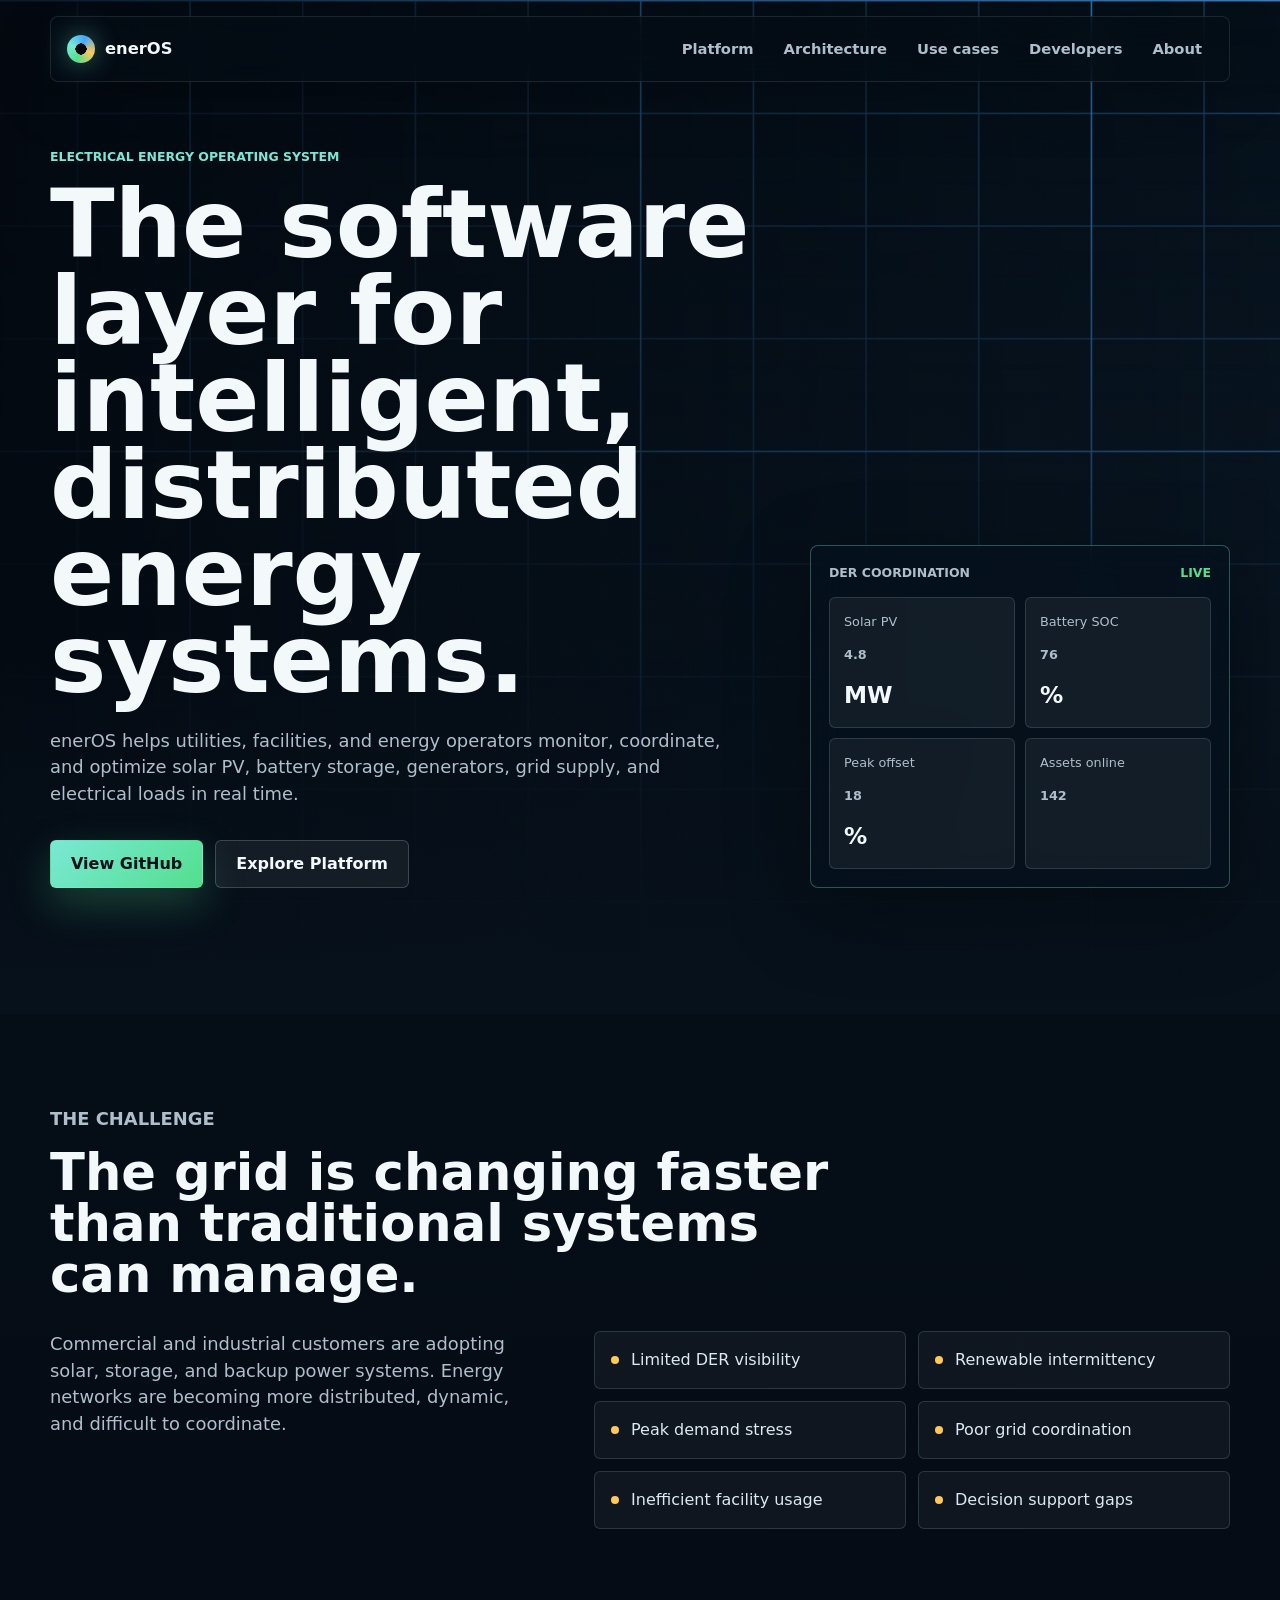
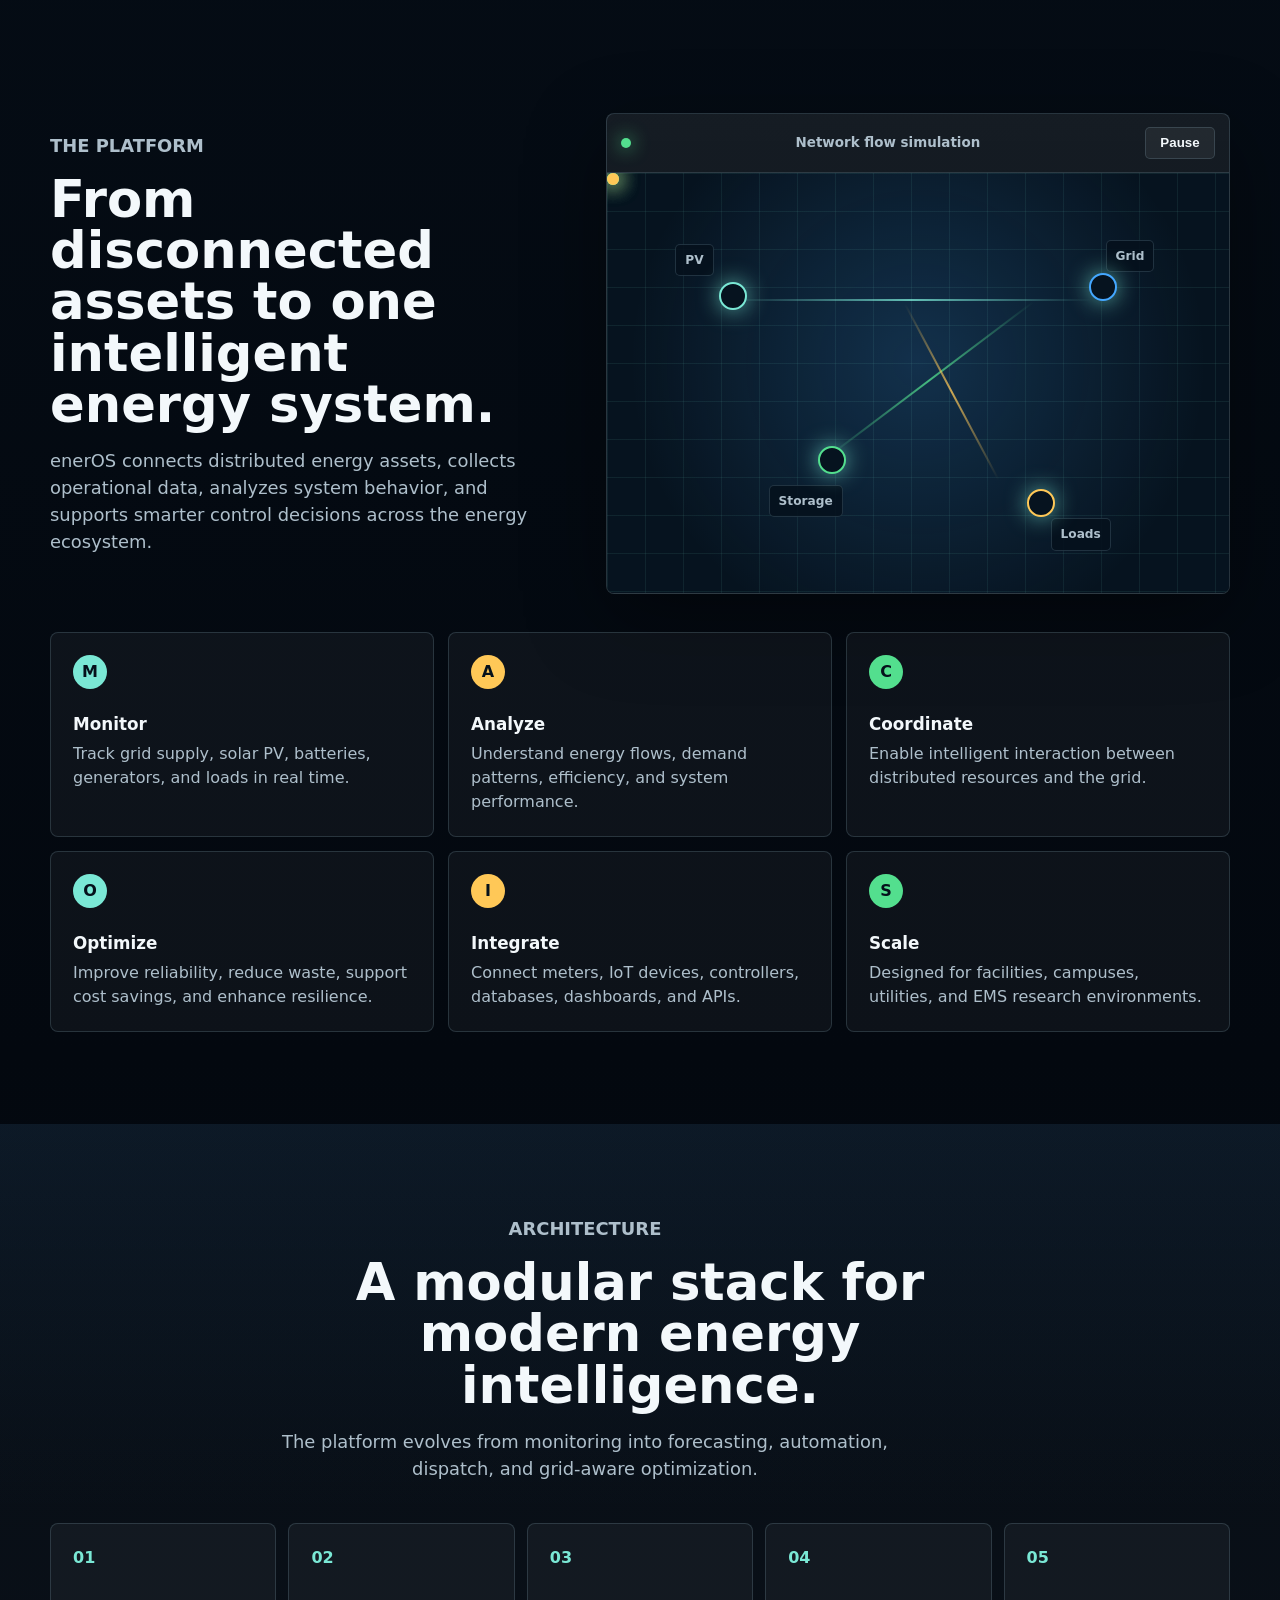
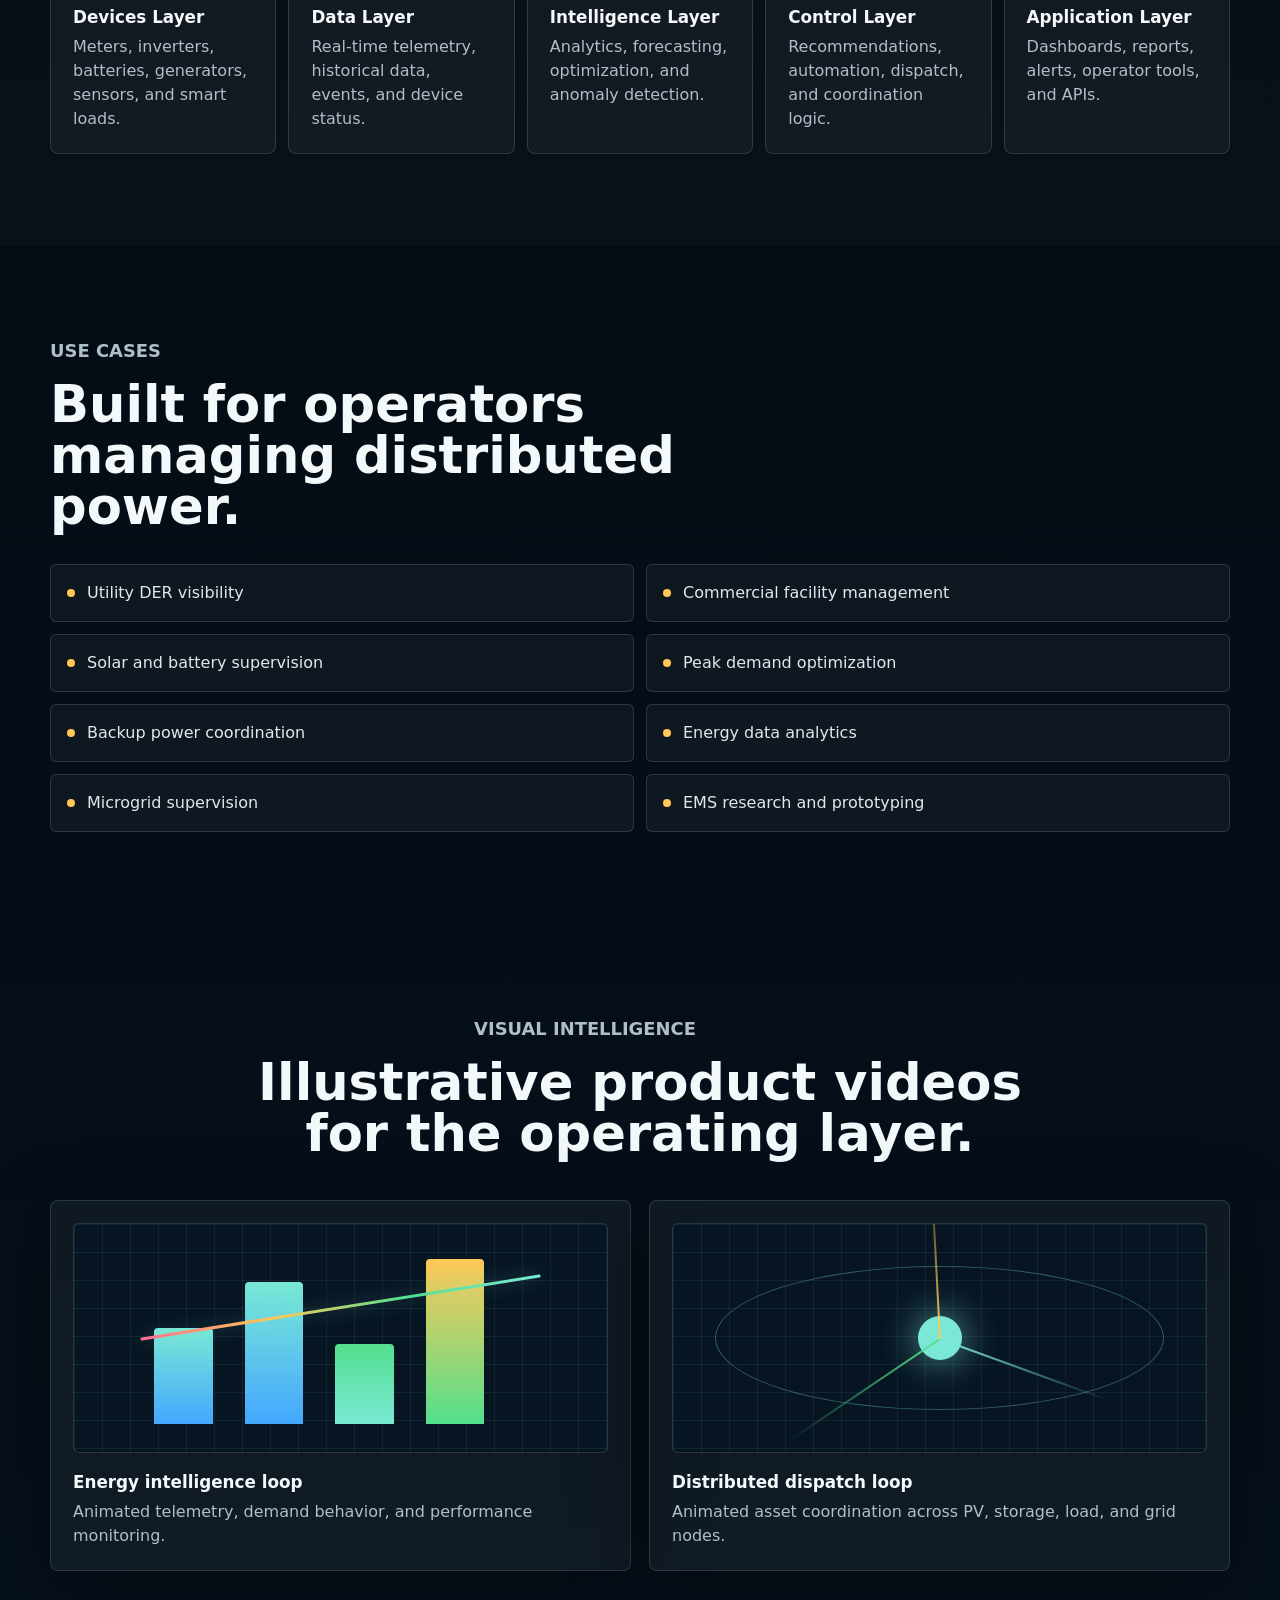
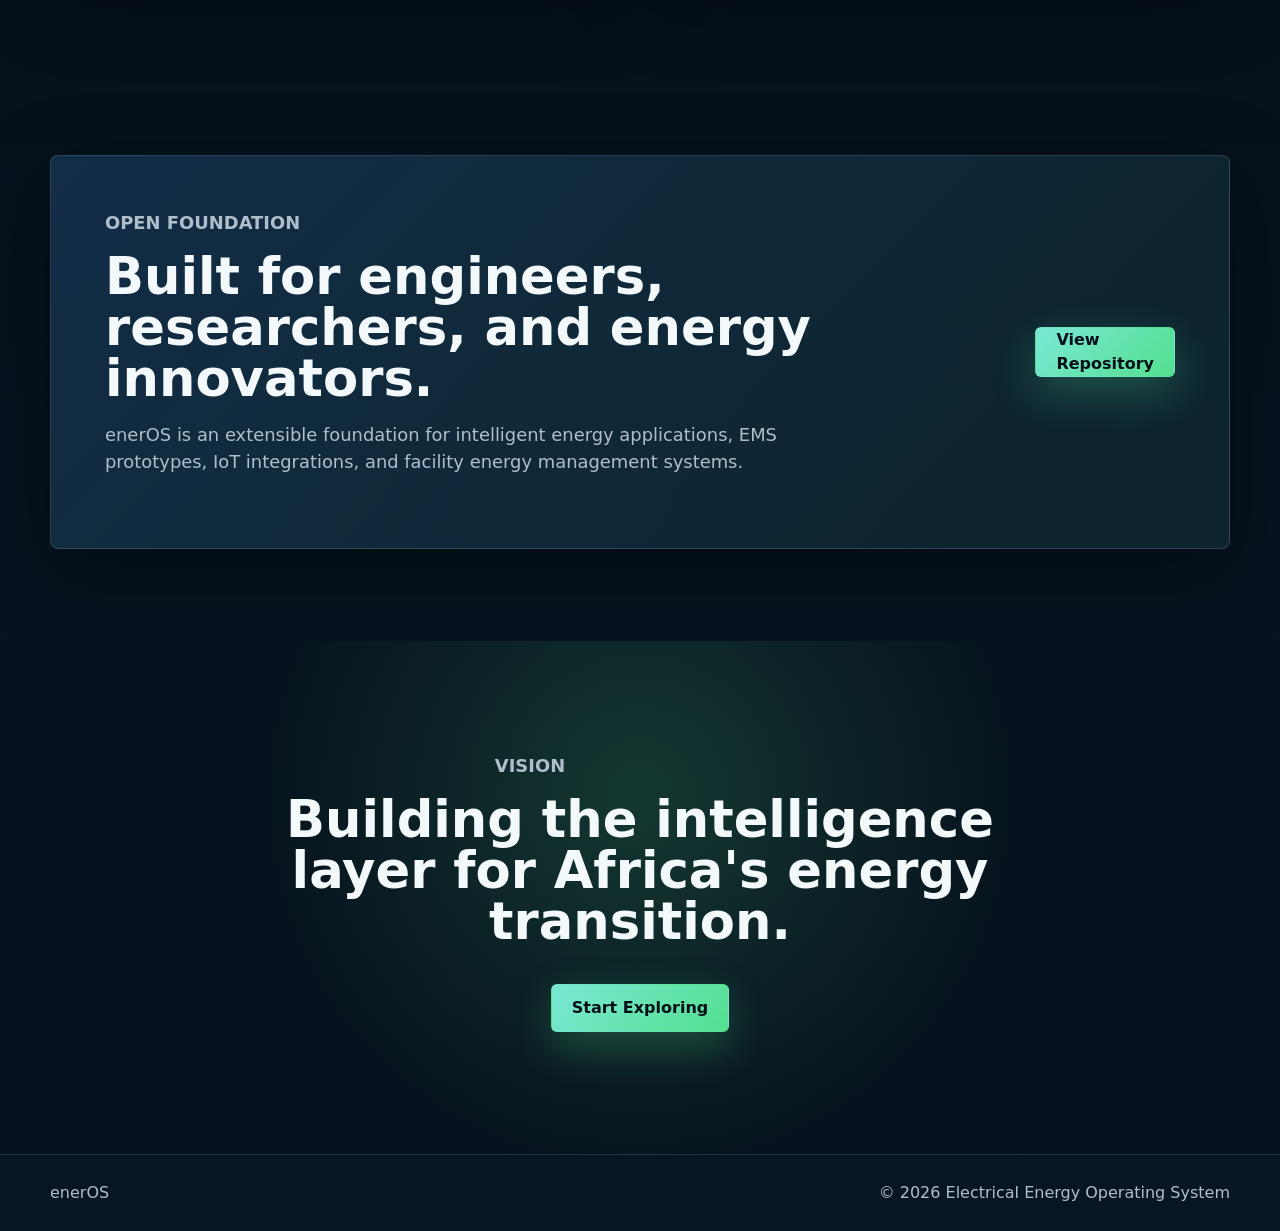
<file: website/index.html>
<!doctype html>
<html lang="en">
  <head>
    <meta charset="utf-8">
    <meta name="viewport" content="width=device-width, initial-scale=1">
    <meta
      name="description"
      content="enerOS is an Electrical Energy Operating System for monitoring, coordinating, and optimizing distributed energy resources."
    >
    <title>enerOS | Electrical Energy Operating System</title>
    <link rel="preload" href="assets/images/hero-grid.png" as="image">
    <link rel="stylesheet" href="css/styles.css">
  </head>
  <body>
    <header class="site-header" data-header>
      <a class="brand" href="#top" aria-label="enerOS home">
        <span class="brand-mark" aria-hidden="true"></span>
        <span>enerOS</span>
      </a>

      <button class="nav-toggle" type="button" aria-expanded="false" aria-controls="site-nav" aria-label="Toggle navigation">
        <span></span>
        <span></span>
        <span></span>
      </button>

      <nav id="site-nav" class="site-nav nav-menu" aria-label="Primary navigation">
        <a href="#platform">Platform</a>
        <a href="#architecture">Architecture</a>
        <a href="#use-cases">Use cases</a>
        <a href="#developers">Developers</a>
        <a href="about.html">About</a>
      </nav>
    </header>

    <main id="top">
      <section class="hero reveal" aria-labelledby="hero-title">
        <div class="hero-bg" aria-hidden="true"></div>
        <div class="hero-content">
          <p class="eyebrow">Electrical Energy Operating System</p>
          <h1 id="hero-title">The software layer for intelligent, distributed energy systems.</h1>
          <p class="hero-copy">
            enerOS helps utilities, facilities, and energy operators monitor, coordinate, and
            optimize solar PV, battery storage, generators, grid supply, and electrical loads in
            real time.
          </p>
          <div class="hero-actions" aria-label="Primary actions">
            <a class="button primary" href="https://github.com/AUREX-ML/os" aria-label="View enerOS GitHub repository placeholder">View GitHub</a>
            <a class="button secondary" href="#platform">Explore Platform</a>
          </div>
        </div>

        <aside class="hero-console reveal" aria-label="Live system status preview">
          <div class="console-topline">
            <span>DER coordination</span>
            <strong>LIVE</strong>
          </div>
          <div class="metric-grid">
            <div>
              <span>Solar PV</span>
              <strong><span data-counter="4.8">0</span> MW</strong>
            </div>
            <div>
              <span>Battery SOC</span>
              <strong><span data-counter="76">0</span>%</strong>
            </div>
            <div>
              <span>Peak offset</span>
              <strong><span data-counter="18">0</span>%</strong>
            </div>
            <div>
              <span>Assets online</span>
              <strong><span data-counter="142">0</span></strong>
            </div>
          </div>
        </aside>
      </section>

      <section class="section problem reveal" aria-labelledby="problem-title">
        <div class="section-heading">
          <p class="eyebrow">The challenge</p>
          <h2 id="problem-title">The grid is changing faster than traditional systems can manage.</h2>
        </div>
        <div class="problem-layout">
          <p>
            Commercial and industrial customers are adopting solar, storage, and backup power
            systems. Energy networks are becoming more distributed, dynamic, and difficult to
            coordinate.
          </p>
          <div class="problem-list" aria-label="Energy system problems">
            <span class="reveal">Limited DER visibility</span>
            <span class="reveal">Renewable intermittency</span>
            <span class="reveal">Peak demand stress</span>
            <span class="reveal">Poor grid coordination</span>
            <span class="reveal">Inefficient facility usage</span>
            <span class="reveal">Decision support gaps</span>
          </div>
        </div>
      </section>

      <section id="platform" class="section solution reveal" aria-labelledby="solution-title">
        <div class="split">
          <div class="section-heading">
            <p class="eyebrow">The platform</p>
            <h2 id="solution-title">From disconnected assets to one intelligent energy system.</h2>
            <p>
              enerOS connects distributed energy assets, collects operational data, analyzes system
              behavior, and supports smarter control decisions across the energy ecosystem.
            </p>
          </div>
          <div class="system-video reveal" aria-label="Animated energy coordination video">
            <div class="video-toolbar">
              <span></span>
              <span>Network flow simulation</span>
              <button type="button" data-motion-toggle aria-pressed="true" aria-label="Pause energy map animation">Pause</button>
            </div>
            <div class="energy-map" data-motion-area>
              <span class="node solar"></span>
              <span class="node battery"></span>
              <span class="node grid"></span>
              <span class="node load"></span>
              <span class="flow flow-a"></span>
              <span class="flow flow-b"></span>
              <span class="flow flow-c"></span>
              <span class="pulse pulse-a"></span>
              <span class="pulse pulse-b"></span>
              <span class="pulse pulse-c"></span>
              <div class="map-label label-a">PV</div>
              <div class="map-label label-b">Storage</div>
              <div class="map-label label-c">Grid</div>
              <div class="map-label label-d">Loads</div>
            </div>
          </div>
        </div>

        <div class="capability-grid" aria-label="Platform capabilities">
          <article class="reveal">
            <span class="capability-icon">M</span>
            <h3>Monitor</h3>
            <p>Track grid supply, solar PV, batteries, generators, and loads in real time.</p>
          </article>
          <article class="reveal">
            <span class="capability-icon">A</span>
            <h3>Analyze</h3>
            <p>Understand energy flows, demand patterns, efficiency, and system performance.</p>
          </article>
          <article class="reveal">
            <span class="capability-icon">C</span>
            <h3>Coordinate</h3>
            <p>Enable intelligent interaction between distributed resources and the grid.</p>
          </article>
          <article class="reveal">
            <span class="capability-icon">O</span>
            <h3>Optimize</h3>
            <p>Improve reliability, reduce waste, support cost savings, and enhance resilience.</p>
          </article>
          <article class="reveal">
            <span class="capability-icon">I</span>
            <h3>Integrate</h3>
            <p>Connect meters, IoT devices, controllers, databases, dashboards, and APIs.</p>
          </article>
          <article class="reveal">
            <span class="capability-icon">S</span>
            <h3>Scale</h3>
            <p>Designed for facilities, campuses, utilities, and EMS research environments.</p>
          </article>
        </div>
      </section>

      <section id="architecture" class="section architecture reveal" aria-labelledby="architecture-title">
        <div class="section-heading centered">
          <p class="eyebrow">Architecture</p>
          <h2 id="architecture-title">A modular stack for modern energy intelligence.</h2>
          <p>
            The platform evolves from monitoring into forecasting, automation, dispatch, and
            grid-aware optimization.
          </p>
        </div>
        <div class="layer-stack" aria-label="enerOS platform layers">
          <article class="reveal">
            <span>01</span>
            <h3>Devices Layer</h3>
            <p>Meters, inverters, batteries, generators, sensors, and smart loads.</p>
          </article>
          <article class="reveal">
            <span>02</span>
            <h3>Data Layer</h3>
            <p>Real-time telemetry, historical data, events, and device status.</p>
          </article>
          <article class="reveal">
            <span>03</span>
            <h3>Intelligence Layer</h3>
            <p>Analytics, forecasting, optimization, and anomaly detection.</p>
          </article>
          <article class="reveal">
            <span>04</span>
            <h3>Control Layer</h3>
            <p>Recommendations, automation, dispatch, and coordination logic.</p>
          </article>
          <article class="reveal">
            <span>05</span>
            <h3>Application Layer</h3>
            <p>Dashboards, reports, alerts, operator tools, and APIs.</p>
          </article>
        </div>
      </section>

      <section id="use-cases" class="section use-cases reveal" aria-labelledby="use-cases-title">
        <div class="section-heading">
          <p class="eyebrow">Use cases</p>
          <h2 id="use-cases-title">Built for operators managing distributed power.</h2>
        </div>
        <div class="use-case-grid">
          <span class="reveal">Utility DER visibility</span>
          <span class="reveal">Commercial facility management</span>
          <span class="reveal">Solar and battery supervision</span>
          <span class="reveal">Peak demand optimization</span>
          <span class="reveal">Backup power coordination</span>
          <span class="reveal">Energy data analytics</span>
          <span class="reveal">Microgrid supervision</span>
          <span class="reveal">EMS research and prototyping</span>
        </div>
      </section>

      <section class="section media-section reveal" aria-labelledby="media-title">
        <div class="section-heading centered">
          <p class="eyebrow">Visual intelligence</p>
          <h2 id="media-title">Illustrative product videos for the operating layer.</h2>
        </div>
        <div class="media-grid">
          <article class="video-card reveal">
            <div class="dashboard-loop" aria-hidden="true" data-motion-area>
              <span class="bar b1"></span>
              <span class="bar b2"></span>
              <span class="bar b3"></span>
              <span class="bar b4"></span>
              <span class="trend"></span>
            </div>
            <h3>Energy intelligence loop</h3>
            <p>Animated telemetry, demand behavior, and performance monitoring.</p>
          </article>
          <article class="video-card reveal">
            <div class="dispatch-loop" aria-hidden="true" data-motion-area>
              <span class="dispatch-ring"></span>
              <span class="dispatch-core"></span>
              <span class="dispatch-line l1"></span>
              <span class="dispatch-line l2"></span>
              <span class="dispatch-line l3"></span>
            </div>
            <h3>Distributed dispatch loop</h3>
            <p>Animated asset coordination across PV, storage, load, and grid nodes.</p>
          </article>
        </div>
      </section>

      <section id="developers" class="section developers reveal" aria-labelledby="developers-title">
        <div class="developer-panel">
          <div>
            <p class="eyebrow">Open foundation</p>
            <h2 id="developers-title">Built for engineers, researchers, and energy innovators.</h2>
            <p>
              enerOS is an extensible foundation for intelligent energy applications, EMS
              prototypes, IoT integrations, and facility energy management systems.
            </p>
          </div>
          <a class="button primary" href="https://github.com/AUREX-ML/os">View Repository</a>
        </div>
      </section>

      <section class="final-cta reveal" aria-labelledby="final-title">
        <p class="eyebrow">Vision</p>
        <h2 id="final-title">Building the intelligence layer for Africa's energy transition.</h2>
        <a class="button primary" href="#platform">Start Exploring</a>
      </section>
    </main>

    <footer class="site-footer">
      <span>enerOS</span>
      <span>© <span id="year"></span> Electrical Energy Operating System</span>
    </footer>

    <script src="js/script.js"></script>
  </body>
</html>
</file>
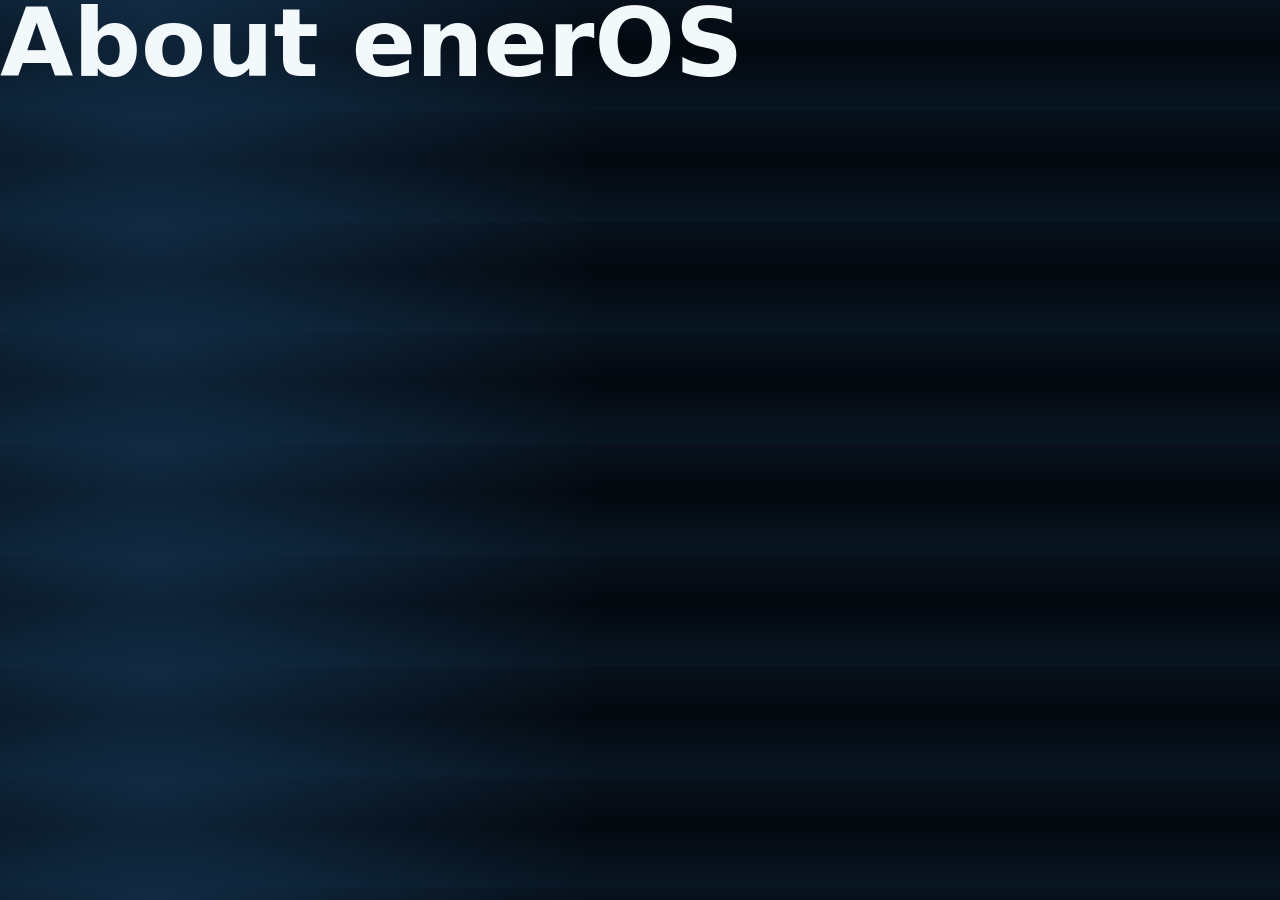
<file: website/about.html>
<!DOCTYPE html>
<html lang="en">
<head>
  <meta charset="UTF-8">
  <meta name="viewport" content="width=device-width, initial-scale=1.0">
  <title>About – enerOS</title>
  <link rel="stylesheet" href="css/styles.css">
</head>
<body>
  <h1>About enerOS</h1>
  <script src="js/script.js"></script>
</body>
</html>
</file>
<file: website/css/styles.css>
/* enerOS main styles */
:root {
  --bg: #07111c;
  --bg-deep: #03080f;
  --panel: rgba(9, 24, 38, 0.78);
  --panel-strong: rgba(14, 35, 53, 0.92);
  --line: rgba(159, 205, 223, 0.18);
  --line-strong: rgba(120, 232, 213, 0.42);
  --text: #f3f8fb;
  --muted: #aebfcb;
  --blue: #44a7ff;
  --cyan: #7ae8d5;
  --green: #53df8e;
  --amber: #ffc857;
  --rose: #ff6f91;
  --shadow: 0 24px 80px rgba(0, 0, 0, 0.38);
  color-scheme: dark;
}

* {
  box-sizing: border-box;
}

html {
  scroll-behavior: smooth;
}

body {
  margin: 0;
  color: var(--text);
  background:
    radial-gradient(circle at 12% 8%, rgba(68, 167, 255, 0.18), transparent 28rem),
    linear-gradient(180deg, var(--bg) 0%, var(--bg-deep) 44%, #081623 100%);
  font-family:
    Inter, ui-sans-serif, system-ui, -apple-system, BlinkMacSystemFont, "Segoe UI", sans-serif;
  line-height: 1.5;
}

body.nav-open {
  overflow: hidden;
}

a {
  color: inherit;
  text-decoration: none;
}

button,
a {
  -webkit-tap-highlight-color: transparent;
}

.site-header {
  position: fixed;
  top: 0;
  left: 0;
  right: 0;
  z-index: 20;
  display: flex;
  align-items: center;
  justify-content: space-between;
  width: min(1180px, calc(100% - 32px));
  margin: 16px auto 0;
  padding: 12px 14px 12px 16px;
  border: 1px solid rgba(255, 255, 255, 0.1);
  border-radius: 8px;
  background: rgba(4, 13, 22, 0.62);
  box-shadow: 0 18px 60px rgba(0, 0, 0, 0.2);
  backdrop-filter: blur(18px);
  transition: background 180ms ease, border-color 180ms ease;
}

.site-header.is-scrolled,
.site-header.scrolled {
  background: rgba(4, 13, 22, 0.9);
  border-color: rgba(122, 232, 213, 0.25);
}

.brand {
  display: inline-flex;
  align-items: center;
  gap: 10px;
  font-size: 1.02rem;
  font-weight: 800;
}

.brand-mark {
  width: 28px;
  height: 28px;
  border-radius: 50%;
  background:
    radial-gradient(circle at 50% 50%, var(--bg-deep) 0 28%, transparent 29%),
    conic-gradient(from 200deg, var(--green), var(--cyan), var(--blue), var(--amber), var(--green));
  box-shadow: 0 0 26px rgba(122, 232, 213, 0.42);
}

.site-nav {
  display: flex;
  align-items: center;
  gap: 4px;
}

.site-nav a {
  min-height: 38px;
  padding: 9px 13px;
  border-radius: 6px;
  color: var(--muted);
  font-size: 0.92rem;
  font-weight: 650;
}

.site-nav a:hover,
.site-nav a:focus-visible {
  color: var(--text);
  background: rgba(255, 255, 255, 0.07);
  outline: none;
}

.nav-toggle {
  display: none;
  width: 42px;
  height: 38px;
  border: 1px solid var(--line);
  border-radius: 6px;
  background: rgba(255, 255, 255, 0.05);
}

.nav-toggle span {
  display: block;
  width: 18px;
  height: 2px;
  margin: 5px auto;
  background: var(--text);
  transition: transform 180ms ease;
}

.nav-toggle.active span:first-child {
  transform: translateY(3.5px) rotate(45deg);
}

.nav-toggle.active span:last-child {
  transform: translateY(-3.5px) rotate(-45deg);
}

.hero {
  position: relative;
  min-height: 94vh;
  display: grid;
  grid-template-columns: minmax(0, 1fr) minmax(280px, 420px);
  align-items: end;
  gap: 36px;
  padding: 148px max(28px, calc((100vw - 1180px) / 2)) 78px;
  overflow: hidden;
}

.hero-bg {
  position: absolute;
  inset: 0;
  z-index: -2;
  background:
    linear-gradient(90deg, rgba(3, 8, 15, 0.88) 0%, rgba(3, 8, 15, 0.54) 44%, rgba(3, 8, 15, 0.16) 100%),
    linear-gradient(180deg, rgba(3, 8, 15, 0.12), var(--bg) 100%),
    url("../assets/images/hero-grid.png") center / cover no-repeat;
}

.hero::after {
  position: absolute;
  left: 0;
  right: 0;
  bottom: 0;
  z-index: -1;
  height: 38%;
  content: "";
  background: linear-gradient(180deg, transparent, var(--bg));
}

.hero-content {
  max-width: 760px;
  padding-bottom: 48px;
}

.eyebrow {
  margin: 0 0 14px;
  color: var(--cyan);
  font-size: 0.78rem;
  font-weight: 800;
  letter-spacing: 0;
  text-transform: uppercase;
}

h1,
h2,
h3,
p {
  margin-top: 0;
}

h1 {
  max-width: 780px;
  margin-bottom: 24px;
  font-size: clamp(3.3rem, 7.4vw, 6.8rem);
  line-height: 0.92;
  letter-spacing: 0;
}

h2 {
  margin-bottom: 18px;
  font-size: clamp(2rem, 4vw, 4rem);
  line-height: 1;
  letter-spacing: 0;
}

h3 {
  margin-bottom: 8px;
  font-size: 1.05rem;
  line-height: 1.15;
  letter-spacing: 0;
}

.hero-copy,
.section-heading p,
.problem-layout p,
.developer-panel p,
.final-cta p {
  max-width: 680px;
  color: var(--muted);
  font-size: 1.12rem;
}

.hero-actions {
  display: flex;
  flex-wrap: wrap;
  gap: 12px;
  margin-top: 32px;
}

.button {
  display: inline-flex;
  align-items: center;
  justify-content: center;
  min-height: 48px;
  padding: 0 20px;
  border: 1px solid transparent;
  border-radius: 6px;
  font-weight: 800;
  transition: transform 180ms ease, border-color 180ms ease, background 180ms ease;
}

.button:hover,
.button:focus-visible {
  transform: translateY(-2px);
  outline: none;
}

.button.primary {
  color: #041019;
  background: linear-gradient(135deg, var(--cyan), var(--green));
  box-shadow: 0 16px 42px rgba(83, 223, 142, 0.25);
}

.button.secondary {
  border-color: rgba(255, 255, 255, 0.18);
  background: rgba(255, 255, 255, 0.06);
}

.hero-console {
  margin-bottom: 48px;
  padding: 18px;
  border: 1px solid rgba(122, 232, 213, 0.32);
  border-radius: 8px;
  background: rgba(5, 17, 28, 0.68);
  box-shadow: var(--shadow);
  backdrop-filter: blur(18px);
}

.console-topline {
  display: flex;
  align-items: center;
  justify-content: space-between;
  margin-bottom: 14px;
  color: var(--muted);
  font-size: 0.78rem;
  font-weight: 800;
  text-transform: uppercase;
}

.console-topline strong {
  color: var(--green);
}

.metric-grid {
  display: grid;
  grid-template-columns: 1fr 1fr;
  gap: 10px;
}

.metric-grid div {
  min-height: 92px;
  padding: 14px;
  border: 1px solid var(--line);
  border-radius: 6px;
  background: rgba(255, 255, 255, 0.055);
}

.metric-grid span {
  display: block;
  margin-bottom: 14px;
  color: var(--muted);
  font-size: 0.8rem;
}

.metric-grid strong {
  font-size: 1.45rem;
}

.section {
  padding: 92px max(28px, calc((100vw - 1180px) / 2));
}

.section-heading {
  max-width: 790px;
}

.section-heading.centered {
  margin: 0 auto 40px;
  text-align: center;
}

.problem-layout {
  display: grid;
  grid-template-columns: minmax(0, 0.78fr) minmax(300px, 1fr);
  gap: 48px;
  align-items: start;
  margin-top: 30px;
}

.problem-list,
.use-case-grid {
  display: grid;
  grid-template-columns: repeat(2, minmax(0, 1fr));
  gap: 12px;
}

.problem-list span,
.use-case-grid span {
  display: flex;
  align-items: center;
  min-height: 58px;
  padding: 14px 16px;
  border: 1px solid var(--line);
  border-radius: 6px;
  color: #dce9ef;
  background: rgba(255, 255, 255, 0.045);
}

.problem-list span::before,
.use-case-grid span::before {
  width: 8px;
  height: 8px;
  margin-right: 12px;
  border-radius: 50%;
  background: var(--amber);
  content: "";
}

.split {
  display: grid;
  grid-template-columns: minmax(0, 0.82fr) minmax(320px, 1fr);
  gap: 44px;
  align-items: center;
  margin-bottom: 38px;
}

.system-video,
.video-card,
.developer-panel {
  border: 1px solid var(--line);
  border-radius: 8px;
  background: linear-gradient(180deg, rgba(255, 255, 255, 0.07), rgba(255, 255, 255, 0.035));
  box-shadow: var(--shadow);
}

.system-video {
  overflow: hidden;
}

.video-toolbar {
  display: flex;
  align-items: center;
  gap: 10px;
  justify-content: space-between;
  padding: 13px 14px;
  border-bottom: 1px solid var(--line);
  color: var(--muted);
  font-size: 0.84rem;
  font-weight: 750;
}

.video-toolbar > span:first-child {
  width: 10px;
  height: 10px;
  border-radius: 50%;
  background: var(--green);
  box-shadow: 0 0 18px var(--green);
}

.video-toolbar button {
  min-width: 70px;
  min-height: 32px;
  border: 1px solid var(--line);
  border-radius: 5px;
  color: var(--text);
  background: rgba(255, 255, 255, 0.06);
  font-weight: 800;
  cursor: pointer;
}

.energy-map {
  position: relative;
  height: 420px;
  overflow: hidden;
  background:
    linear-gradient(rgba(122, 232, 213, 0.08) 1px, transparent 1px),
    linear-gradient(90deg, rgba(122, 232, 213, 0.08) 1px, transparent 1px),
    radial-gradient(circle at 50% 45%, rgba(68, 167, 255, 0.2), transparent 18rem),
    #06131f;
  background-size: 38px 38px, 38px 38px, auto, auto;
}

.node {
  position: absolute;
  z-index: 2;
  width: 28px;
  height: 28px;
  border: 2px solid var(--cyan);
  border-radius: 50%;
  background: #06131f;
  box-shadow: 0 0 22px rgba(122, 232, 213, 0.7);
}

.solar {
  left: 18%;
  top: 26%;
}

.battery {
  left: 34%;
  top: 65%;
  border-color: var(--green);
}

.grid {
  right: 18%;
  top: 24%;
  border-color: var(--blue);
}

.load {
  right: 28%;
  bottom: 18%;
  border-color: var(--amber);
}

.flow {
  position: absolute;
  height: 2px;
  transform-origin: left center;
  background: linear-gradient(90deg, transparent, var(--cyan), transparent);
  opacity: 0.78;
}

.flow-a {
  left: 20%;
  top: 30%;
  width: 58%;
  transform: rotate(0deg);
}

.flow-b {
  left: 35%;
  top: 68%;
  width: 42%;
  transform: rotate(-37deg);
  background: linear-gradient(90deg, transparent, var(--green), transparent);
}

.flow-c {
  right: 20%;
  top: 31%;
  width: 32%;
  transform: rotate(62deg);
  background: linear-gradient(90deg, transparent, var(--amber), transparent);
}

.pulse {
  position: absolute;
  z-index: 3;
  width: 12px;
  height: 12px;
  border-radius: 50%;
  background: var(--cyan);
  box-shadow: 0 0 20px var(--cyan);
  animation: pulse-path 4.2s linear infinite;
}

.pulse-b {
  background: var(--green);
  box-shadow: 0 0 20px var(--green);
  animation-delay: -1.4s;
}

.pulse-c {
  background: var(--amber);
  box-shadow: 0 0 20px var(--amber);
  animation-delay: -2.7s;
}

.map-label {
  position: absolute;
  padding: 6px 9px;
  border: 1px solid var(--line);
  border-radius: 5px;
  color: var(--muted);
  background: rgba(5, 17, 28, 0.86);
  font-size: 0.76rem;
  font-weight: 850;
}

.label-a {
  left: 11%;
  top: 17%;
}

.label-b {
  left: 26%;
  bottom: 18%;
}

.label-c {
  right: 12%;
  top: 16%;
}

.label-d {
  right: 19%;
  bottom: 10%;
}

@keyframes pulse-path {
  0% {
    left: 18%;
    top: 27%;
    opacity: 0;
  }
  12% {
    opacity: 1;
  }
  50% {
    left: 52%;
    top: 47%;
  }
  88% {
    opacity: 1;
  }
  100% {
    left: 76%;
    top: 24%;
    opacity: 0;
  }
}

.motion-paused,
.motion-paused *,
.motion-paused::before,
.motion-paused::after,
[data-motion-area].motion-paused,
[data-motion-area].motion-paused *,
[data-motion-area].motion-paused::before,
[data-motion-area].motion-paused::after {
  animation-play-state: paused !important;
}

.capability-grid {
  display: grid;
  grid-template-columns: repeat(3, minmax(0, 1fr));
  gap: 14px;
}

.capability-grid article,
.layer-stack article,
.video-card {
  padding: 22px;
  border: 1px solid var(--line);
  border-radius: 8px;
  background: rgba(255, 255, 255, 0.045);
}

.capability-icon {
  display: inline-flex;
  align-items: center;
  justify-content: center;
  width: 34px;
  height: 34px;
  margin-bottom: 26px;
  border-radius: 50%;
  color: #05111b;
  background: var(--cyan);
  font-weight: 900;
}

.capability-grid article:nth-child(2) .capability-icon,
.capability-grid article:nth-child(5) .capability-icon {
  background: var(--amber);
}

.capability-grid article:nth-child(3) .capability-icon,
.capability-grid article:nth-child(6) .capability-icon {
  background: var(--green);
}

.capability-grid p,
.layer-stack p,
.video-card p {
  margin-bottom: 0;
  color: var(--muted);
}

.architecture {
  background:
    linear-gradient(180deg, rgba(68, 167, 255, 0.08), transparent 54%),
    rgba(255, 255, 255, 0.02);
}

.layer-stack {
  display: grid;
  grid-template-columns: repeat(5, minmax(0, 1fr));
  gap: 12px;
}

.layer-stack article {
  min-height: 220px;
}

.layer-stack span {
  display: inline-block;
  margin-bottom: 38px;
  color: var(--cyan);
  font-weight: 900;
}

.use-cases .section-heading {
  margin-bottom: 32px;
}

.media-grid {
  display: grid;
  grid-template-columns: repeat(2, minmax(0, 1fr));
  gap: 18px;
}

.dashboard-loop,
.dispatch-loop {
  position: relative;
  height: 230px;
  margin-bottom: 20px;
  overflow: hidden;
  border: 1px solid var(--line);
  border-radius: 6px;
  background:
    linear-gradient(rgba(122, 232, 213, 0.08) 1px, transparent 1px),
    linear-gradient(90deg, rgba(122, 232, 213, 0.08) 1px, transparent 1px),
    #071522;
  background-size: 28px 28px;
}

.bar {
  position: absolute;
  bottom: 28px;
  width: 11%;
  border-radius: 4px 4px 0 0;
  background: linear-gradient(180deg, var(--cyan), var(--blue));
  animation: bars 3.2s ease-in-out infinite;
}

.b1 {
  left: 15%;
  height: 42%;
}

.b2 {
  left: 32%;
  height: 62%;
  animation-delay: -0.7s;
}

.b3 {
  left: 49%;
  height: 35%;
  background: linear-gradient(180deg, var(--green), var(--cyan));
  animation-delay: -1.4s;
}

.b4 {
  left: 66%;
  height: 72%;
  background: linear-gradient(180deg, var(--amber), var(--green));
  animation-delay: -2.1s;
}

.trend {
  position: absolute;
  left: 12%;
  right: 12%;
  top: 36%;
  height: 3px;
  border-radius: 999px;
  background: linear-gradient(90deg, var(--rose), var(--amber), var(--green), var(--cyan));
  transform: rotate(-9deg);
  box-shadow: 0 0 18px rgba(122, 232, 213, 0.38);
  animation: scan 2.8s linear infinite;
}

@keyframes bars {
  0%,
  100% {
    transform: scaleY(0.74);
  }
  50% {
    transform: scaleY(1.08);
  }
}

@keyframes scan {
  0% {
    opacity: 0.45;
    filter: hue-rotate(0deg);
  }
  50% {
    opacity: 1;
  }
  100% {
    opacity: 0.45;
    filter: hue-rotate(40deg);
  }
}

.dispatch-ring,
.dispatch-core,
.dispatch-line {
  position: absolute;
}

.dispatch-ring {
  inset: 42px;
  border: 1px solid rgba(122, 232, 213, 0.34);
  border-radius: 50%;
  animation: orbit 6s linear infinite;
}

.dispatch-core {
  left: calc(50% - 22px);
  top: calc(50% - 22px);
  width: 44px;
  height: 44px;
  border-radius: 50%;
  background: var(--cyan);
  box-shadow: 0 0 38px rgba(122, 232, 213, 0.72);
}

.dispatch-line {
  left: 50%;
  top: 50%;
  width: 34%;
  height: 2px;
  background: linear-gradient(90deg, var(--cyan), transparent);
  transform-origin: left center;
}

.l1 {
  transform: rotate(20deg);
}

.l2 {
  transform: rotate(146deg);
  background: linear-gradient(90deg, var(--green), transparent);
}

.l3 {
  transform: rotate(267deg);
  background: linear-gradient(90deg, var(--amber), transparent);
}

@keyframes orbit {
  to {
    transform: rotate(360deg);
  }
}

.developer-panel {
  display: flex;
  align-items: center;
  justify-content: space-between;
  gap: 28px;
  padding: clamp(24px, 5vw, 54px);
  background:
    linear-gradient(135deg, rgba(68, 167, 255, 0.16), rgba(83, 223, 142, 0.07)),
    var(--panel);
}

.final-cta {
  padding: 112px max(28px, calc((100vw - 900px) / 2)) 122px;
  text-align: center;
  background:
    radial-gradient(circle at 50% 30%, rgba(83, 223, 142, 0.18), transparent 24rem),
    #06121d;
}

.final-cta h2 {
  margin-inline: auto;
  max-width: 850px;
}

.final-cta .button {
  margin-top: 18px;
}

.site-footer {
  display: flex;
  justify-content: space-between;
  gap: 16px;
  padding: 26px max(28px, calc((100vw - 1180px) / 2));
  border-top: 1px solid var(--line);
  color: var(--muted);
}

@media (max-width: 980px) {
  .hero,
  .split,
  .problem-layout {
    grid-template-columns: 1fr;
  }

  .hero {
    min-height: auto;
    padding-top: 134px;
  }

  .hero-content,
  .hero-console {
    padding-bottom: 0;
    margin-bottom: 0;
  }

  .capability-grid {
    grid-template-columns: repeat(2, minmax(0, 1fr));
  }

  .layer-stack {
    grid-template-columns: repeat(2, minmax(0, 1fr));
  }
}

@media (max-width: 720px) {
  .site-header {
    width: min(100% - 20px, 1180px);
    margin-top: 10px;
  }

  .nav-toggle {
    display: block;
  }

  .site-nav {
    position: absolute;
    top: calc(100% + 8px);
    left: 0;
    right: 0;
    display: none;
    flex-direction: column;
    align-items: stretch;
    padding: 10px;
    border: 1px solid var(--line);
    border-radius: 8px;
    background: rgba(4, 13, 22, 0.96);
  }

  .site-nav.is-open,
  .site-nav.active {
    display: flex;
  }

  .site-nav a {
    padding: 13px;
  }

  .hero {
    padding-inline: 20px;
    padding-bottom: 54px;
  }

  h1 {
    font-size: clamp(3rem, 14vw, 4.8rem);
  }

  .section {
    padding: 68px 20px;
  }

  .problem-list,
  .use-case-grid,
  .capability-grid,
  .media-grid,
  .layer-stack,
  .metric-grid {
    grid-template-columns: 1fr;
  }

  .energy-map {
    height: 330px;
  }

  .developer-panel,
  .site-footer {
    flex-direction: column;
    align-items: flex-start;
  }

  .developer-panel .button {
    width: 100%;
  }
}

@media (prefers-reduced-motion: reduce) {
  *,
  *::before,
  *::after {
    scroll-behavior: auto !important;
    animation-duration: 0.001ms !important;
    animation-iteration-count: 1 !important;
    transition-duration: 0.001ms !important;
  }
}
</file>
